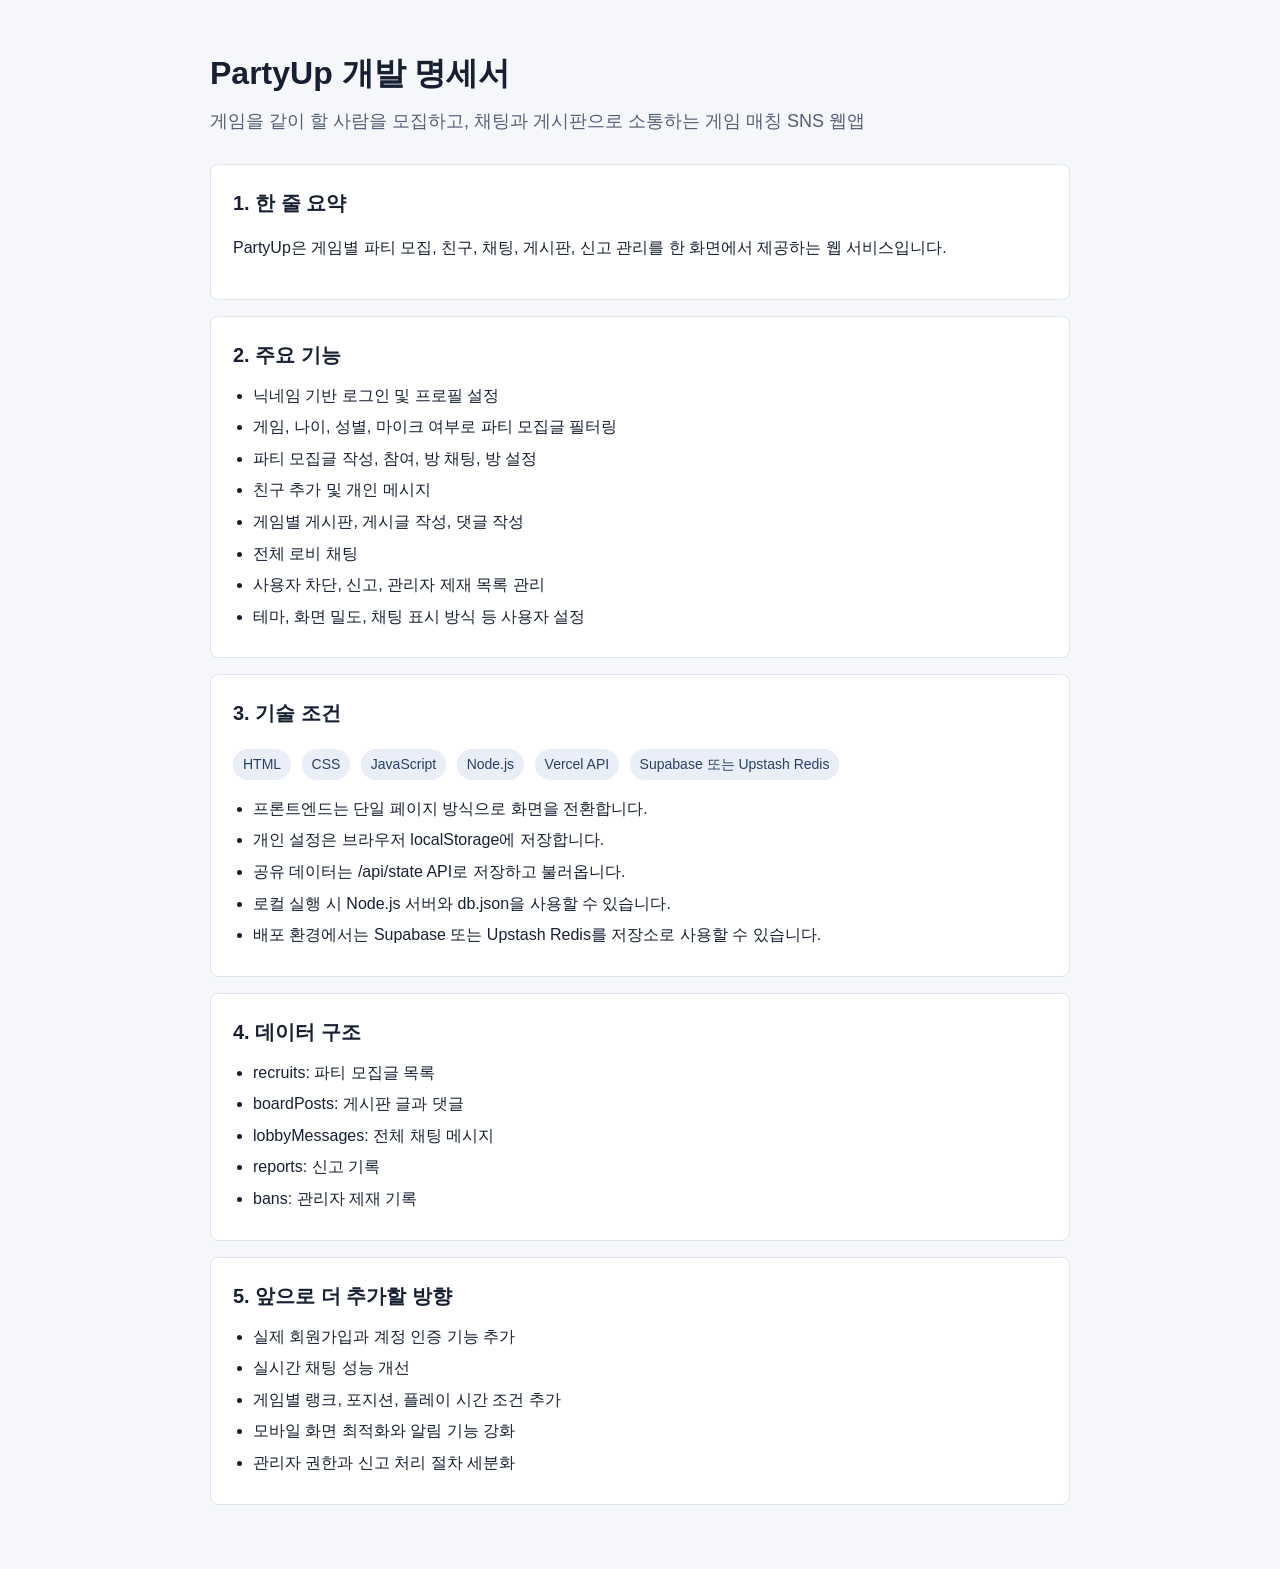
<file: development-spec.html>
<!doctype html>
<html lang="ko">
  <head>
    <meta charset="UTF-8" />
    <meta name="viewport" content="width=device-width, initial-scale=1.0" />
    <title>PartyUp 개발 명세서</title>
    <style>
      body {
        margin: 0;
        font-family: Arial, "Noto Sans KR", sans-serif;
        background: #f5f7fb;
        color: #172033;
        line-height: 1.6;
      }

      main {
        max-width: 860px;
        margin: 0 auto;
        padding: 48px 20px;
      }

      h1 {
        margin: 0 0 8px;
        font-size: 32px;
      }

      .summary {
        margin: 0 0 28px;
        color: #536078;
        font-size: 18px;
      }

      section {
        background: #ffffff;
        border: 1px solid #dfe5ef;
        border-radius: 8px;
        padding: 22px;
        margin-bottom: 16px;
      }

      h2 {
        margin: 0 0 12px;
        font-size: 20px;
      }

      ul {
        margin: 0;
        padding-left: 20px;
      }

      li {
        margin: 6px 0;
      }

      .tag {
        display: inline-block;
        margin: 4px 6px 0 0;
        padding: 4px 10px;
        border-radius: 999px;
        background: #e9eef8;
        color: #284066;
        font-size: 14px;
      }
    </style>
  </head>
  <body>
    <main>
      <h1>PartyUp 개발 명세서</h1>
      <p class="summary">게임을 같이 할 사람을 모집하고, 채팅과 게시판으로 소통하는 게임 매칭 SNS 웹앱</p>

      <section>
        <h2>1. 한 줄 요약</h2>
        <p>PartyUp은 게임별 파티 모집, 친구, 채팅, 게시판, 신고 관리를 한 화면에서 제공하는 웹 서비스입니다.</p>
      </section>

      <section>
        <h2>2. 주요 기능</h2>
        <ul>
          <li>닉네임 기반 로그인 및 프로필 설정</li>
          <li>게임, 나이, 성별, 마이크 여부로 파티 모집글 필터링</li>
          <li>파티 모집글 작성, 참여, 방 채팅, 방 설정</li>
          <li>친구 추가 및 개인 메시지</li>
          <li>게임별 게시판, 게시글 작성, 댓글 작성</li>
          <li>전체 로비 채팅</li>
          <li>사용자 차단, 신고, 관리자 제재 목록 관리</li>
          <li>테마, 화면 밀도, 채팅 표시 방식 등 사용자 설정</li>
        </ul>
      </section>

      <section>
        <h2>3. 기술 조건</h2>
        <p>
          <span class="tag">HTML</span>
          <span class="tag">CSS</span>
          <span class="tag">JavaScript</span>
          <span class="tag">Node.js</span>
          <span class="tag">Vercel API</span>
          <span class="tag">Supabase 또는 Upstash Redis</span>
        </p>
        <ul>
          <li>프론트엔드는 단일 페이지 방식으로 화면을 전환합니다.</li>
          <li>개인 설정은 브라우저 localStorage에 저장합니다.</li>
          <li>공유 데이터는 /api/state API로 저장하고 불러옵니다.</li>
          <li>로컬 실행 시 Node.js 서버와 db.json을 사용할 수 있습니다.</li>
          <li>배포 환경에서는 Supabase 또는 Upstash Redis를 저장소로 사용할 수 있습니다.</li>
        </ul>
      </section>

      <section>
        <h2>4. 데이터 구조</h2>
        <ul>
          <li>recruits: 파티 모집글 목록</li>
          <li>boardPosts: 게시판 글과 댓글</li>
          <li>lobbyMessages: 전체 채팅 메시지</li>
          <li>reports: 신고 기록</li>
          <li>bans: 관리자 제재 기록</li>
        </ul>
      </section>

      <section>
        <h2>5. 앞으로 더 추가할 방향</h2>
        <ul>
          <li>실제 회원가입과 계정 인증 기능 추가</li>
          <li>실시간 채팅 성능 개선</li>
          <li>게임별 랭크, 포지션, 플레이 시간 조건 추가</li>
          <li>모바일 화면 최적화와 알림 기능 강화</li>
          <li>관리자 권한과 신고 처리 절차 세분화</li>
        </ul>
      </section>
    </main>
  </body>
</html>
</file>
